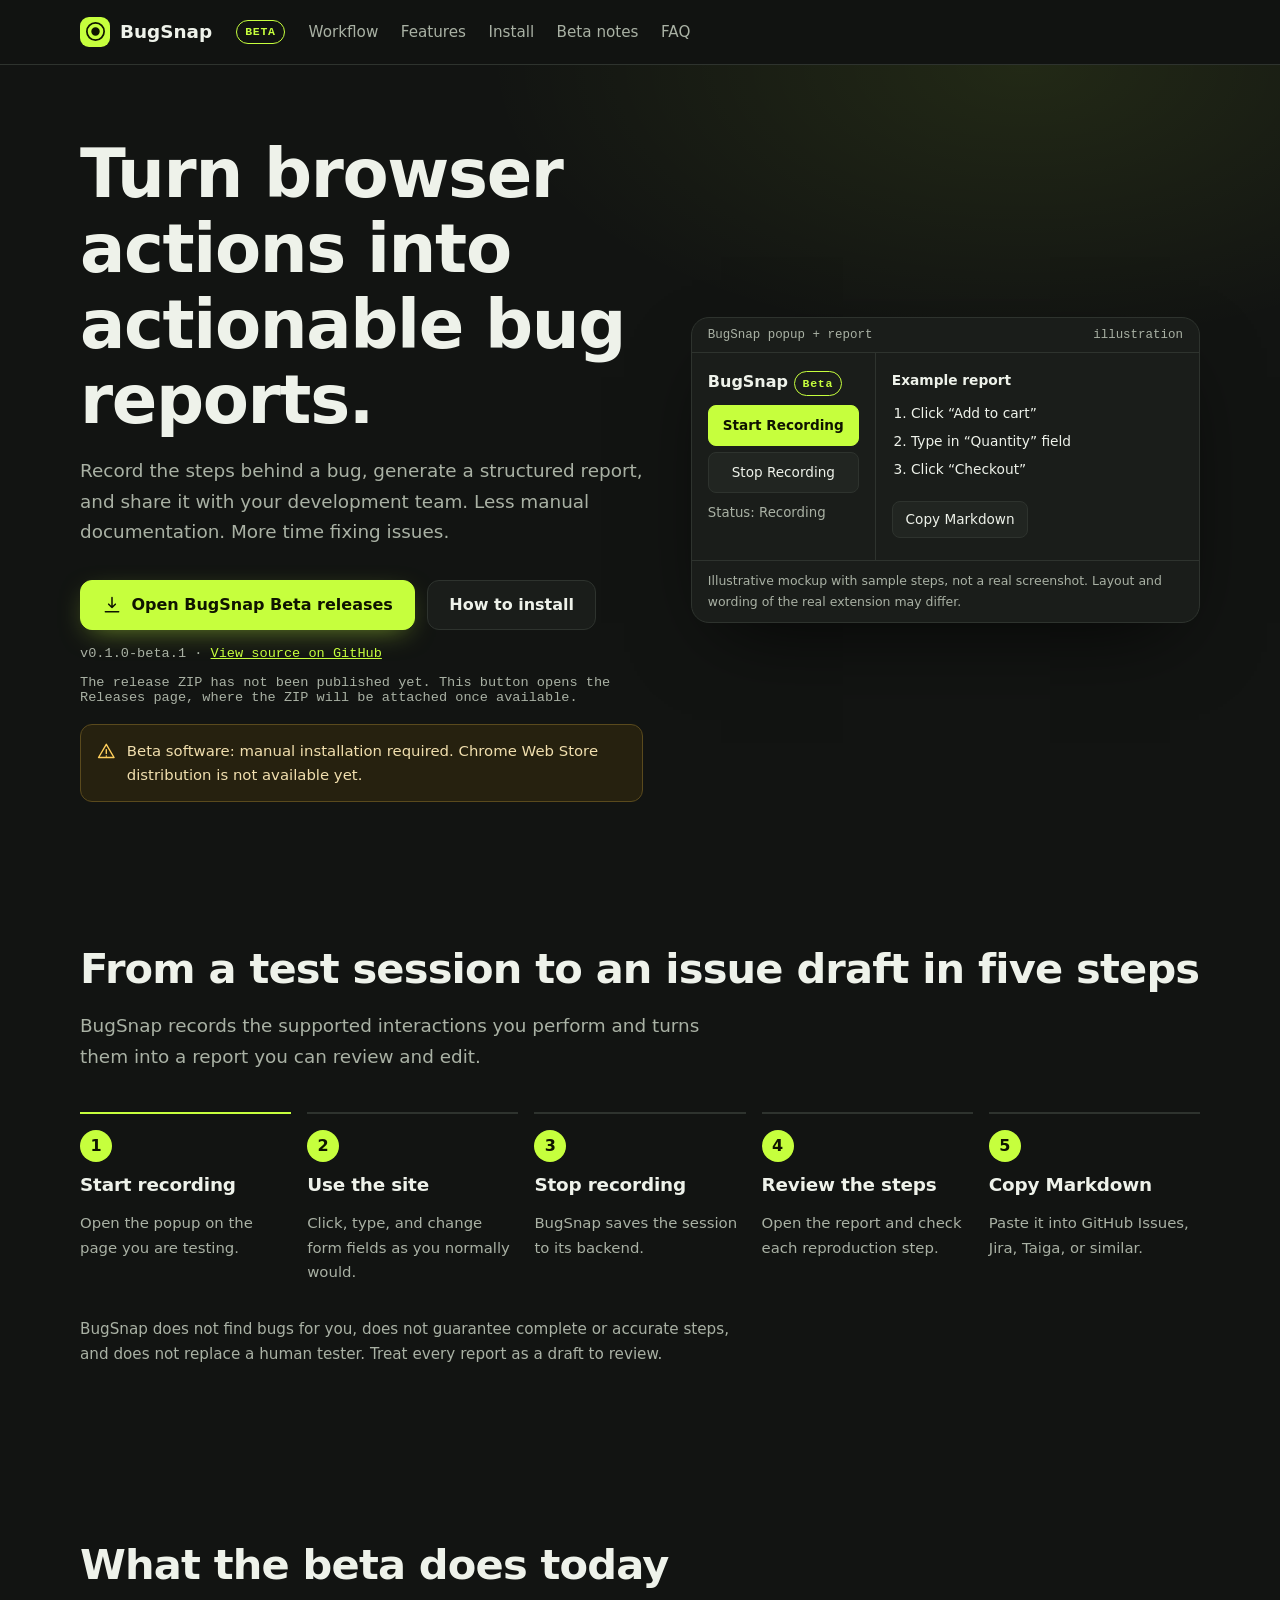
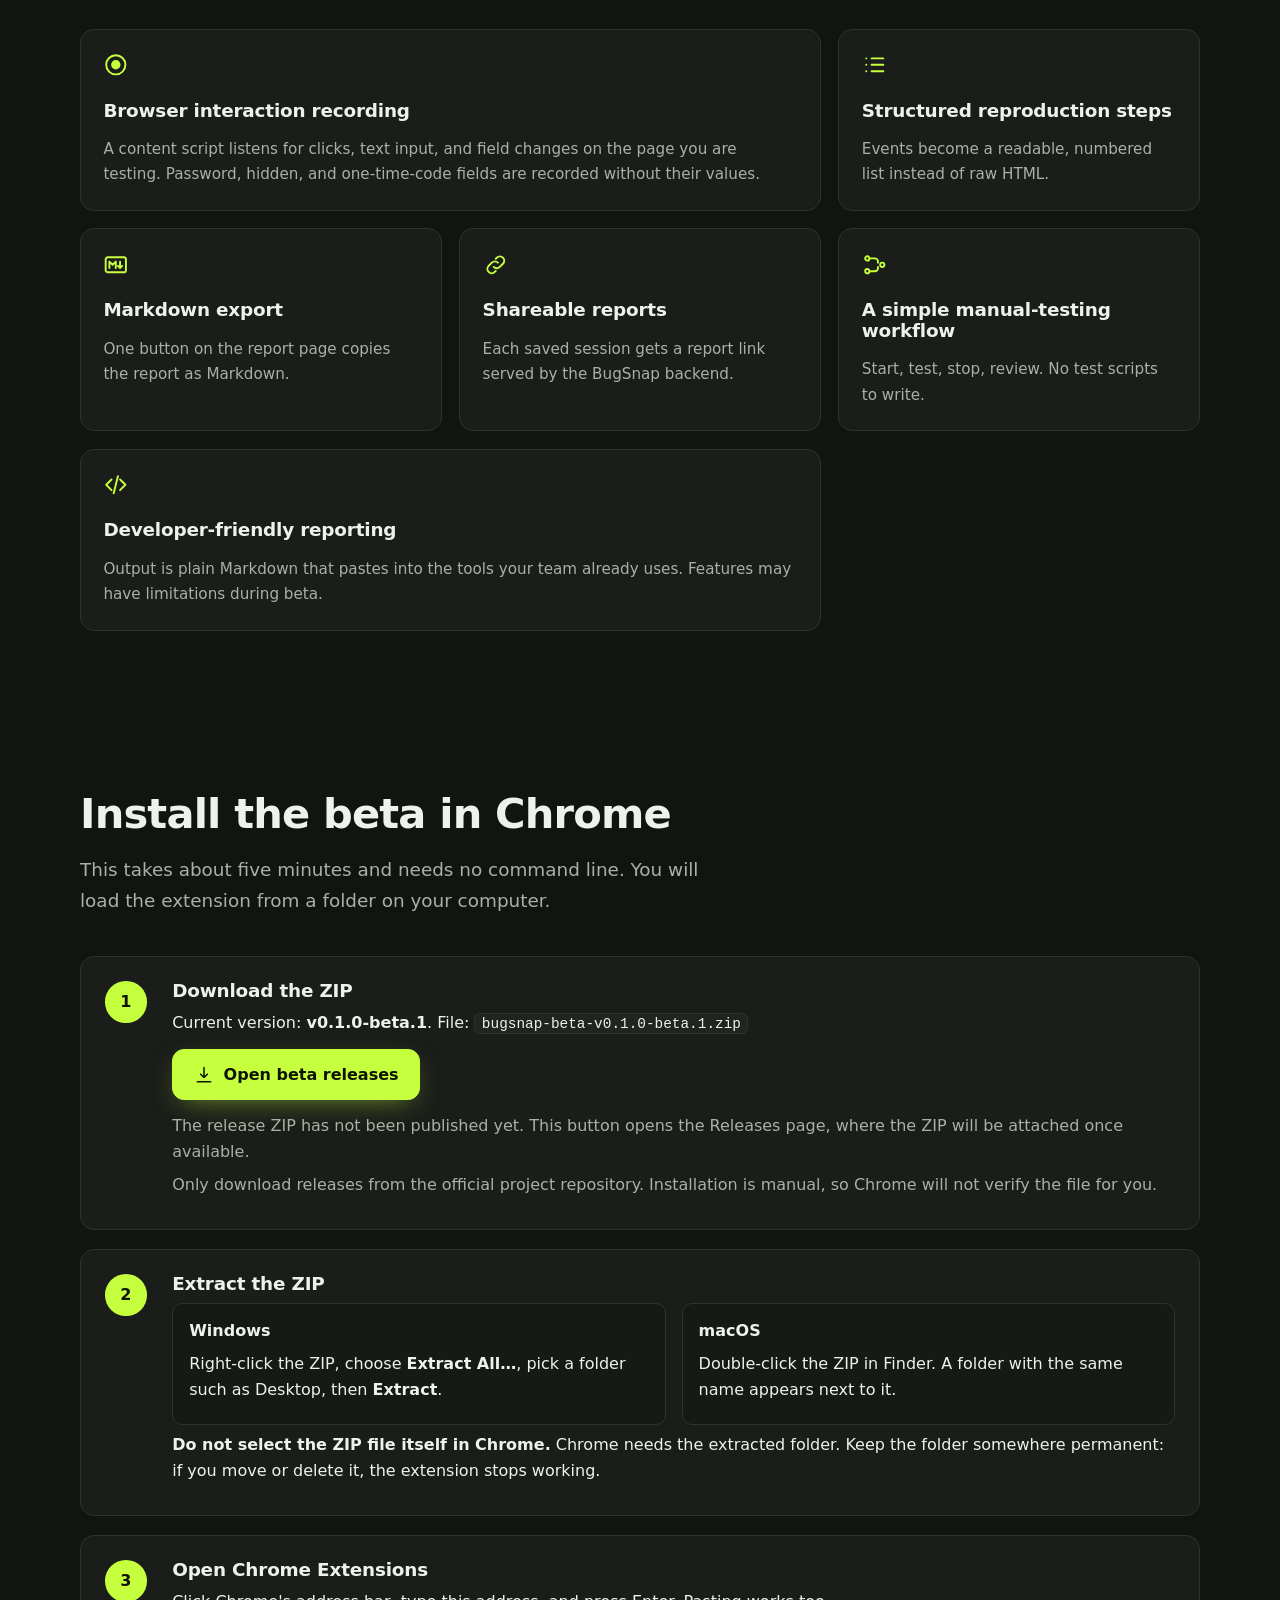
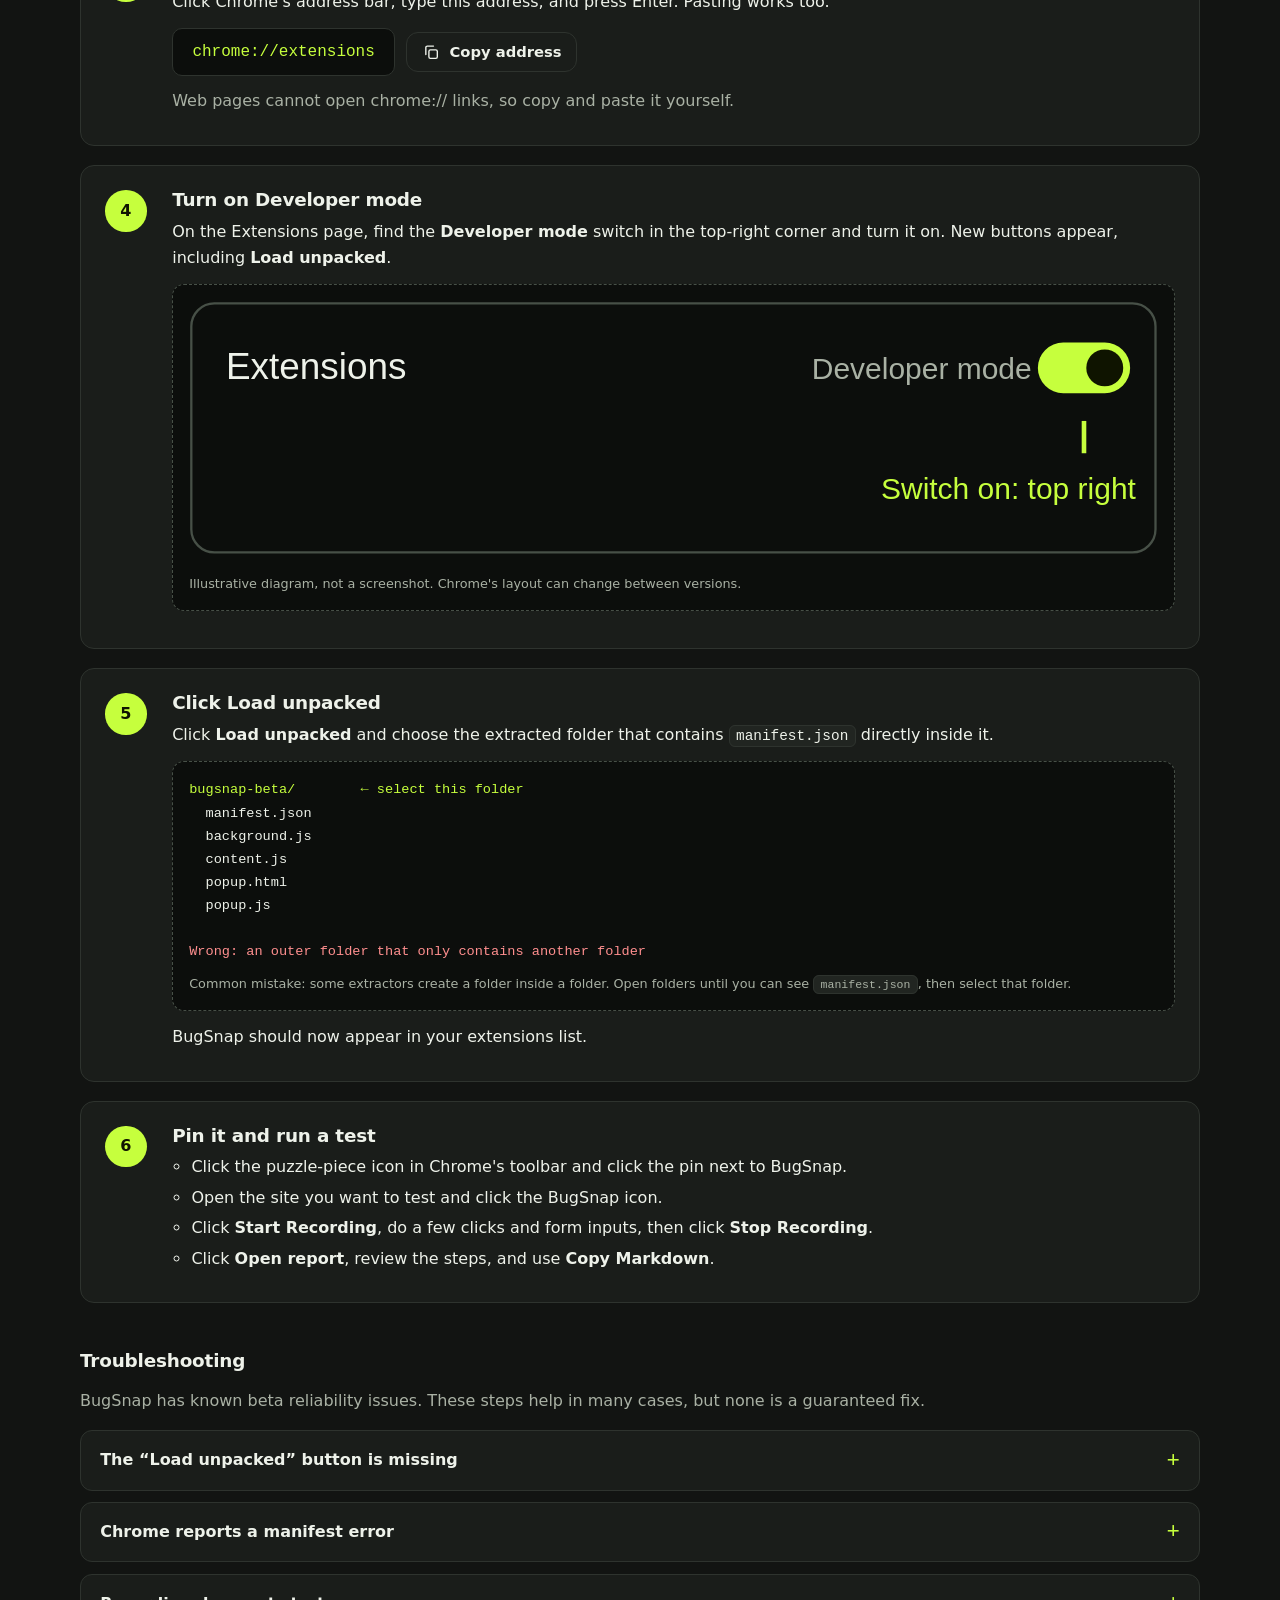
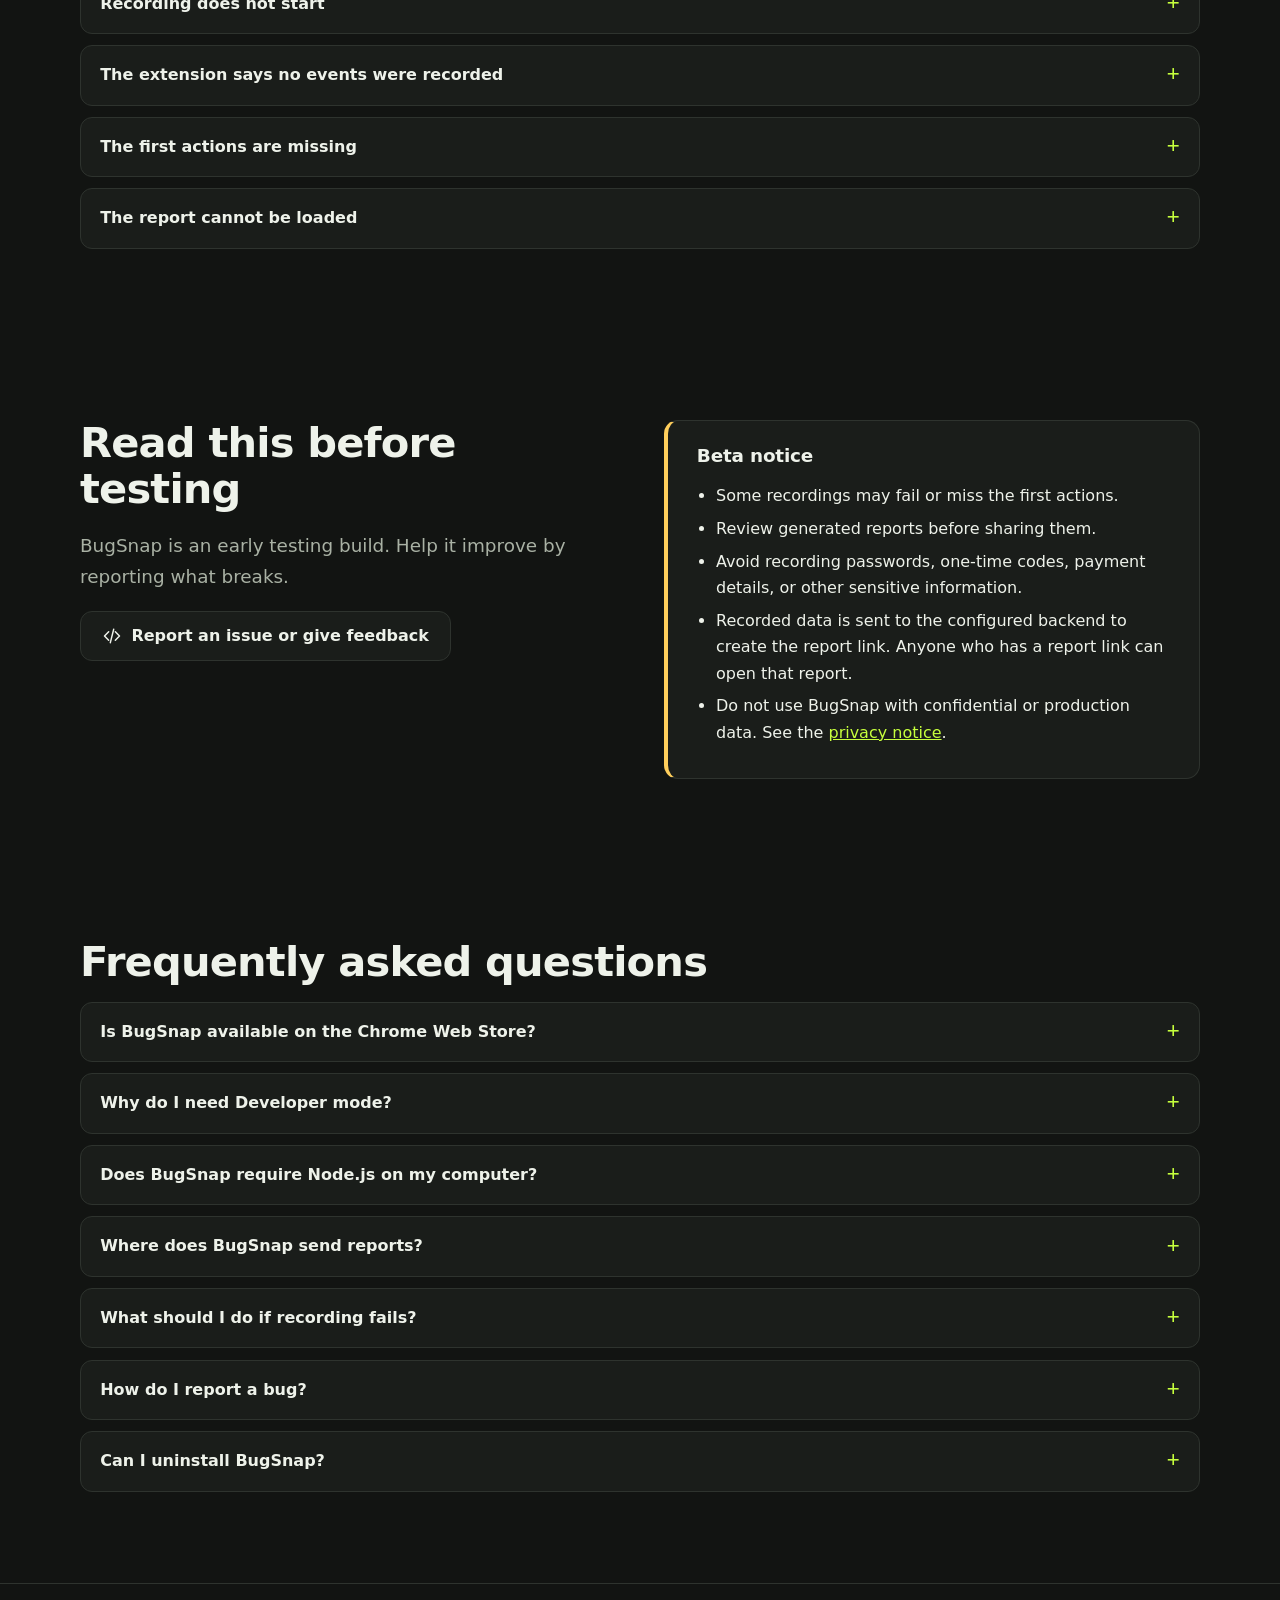
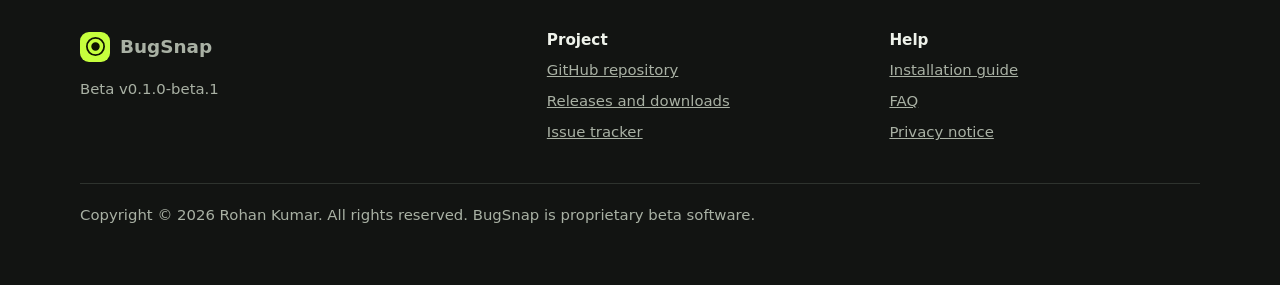
<file: index.html>
<!doctype html>
<html lang="en">
<head>
<meta charset="utf-8">
<meta name="viewport" content="width=device-width, initial-scale=1">
<title>BugSnap Beta: turn browser actions into bug reports</title>
<meta name="description" content="BugSnap is a Chrome extension that records browser interactions and drafts structured, Markdown bug reports. Beta build with a step-by-step manual install guide.">
<meta name="theme-color" content="#121412">
<meta property="og:title" content="BugSnap Beta">
<meta property="og:description" content="Record the steps behind a bug and draft a structured report. Chrome extension, beta.">
<meta property="og:type" content="website">
<link rel="icon" href="data:image/svg+xml,%3Csvg xmlns='http://www.w3.org/2000/svg' viewBox='0 0 32 32'%3E%3Crect width='32' height='32' rx='8' fill='%23c6ff3d'/%3E%3Ccircle cx='16' cy='16' r='6' fill='%230f1400'/%3E%3C/svg%3E">
<link rel="stylesheet" href="styles.css">
<script type="module" src="app.js"></script>
</head>
<body>
<svg width="0" height="0" style="position:absolute" aria-hidden="true"><defs>
<symbol id="i-rec" viewBox="0 0 24 24"><circle cx="12" cy="12" r="9"/><circle cx="12" cy="12" r="3.5" fill="currentColor"/></symbol>
<symbol id="i-list" viewBox="0 0 24 24"><path d="M9 6h11M9 12h11M9 18h11"/><path d="M4 6h.01M4 12h.01M4 18h.01"/></symbol>
<symbol id="i-md" viewBox="0 0 24 24"><rect x="2.5" y="5" width="19" height="14" rx="2"/><path d="M6 15V9l3 3 3-3v6M16 9v6m0 0-2-2m2 2 2-2"/></symbol>
<symbol id="i-link" viewBox="0 0 24 24"><path d="M10 14a4 4 0 0 0 5.7 0l3-3a4 4 0 0 0-5.7-5.7l-1 1"/><path d="M14 10a4 4 0 0 0-5.7 0l-3 3a4 4 0 0 0 5.7 5.7l1-1"/></symbol>
<symbol id="i-flow" viewBox="0 0 24 24"><circle cx="5" cy="6" r="2"/><circle cx="19" cy="12" r="2"/><circle cx="5" cy="18" r="2"/><path d="M7 6h5a3 3 0 0 1 3 3v1M7 18h5a3 3 0 0 0 3-3v-1"/></symbol>
<symbol id="i-code" viewBox="0 0 24 24"><path d="m8 7-5 5 5 5M16 7l5 5-5 5M14 4l-4 16"/></symbol>
<symbol id="i-dl" viewBox="0 0 24 24"><path d="M12 3v12m0 0-4-4m4 4 4-4M4 20h16"/></symbol>
<symbol id="i-copy" viewBox="0 0 24 24"><rect x="9" y="9" width="11" height="11" rx="2"/><path d="M5 15V6a2 2 0 0 1 2-2h8"/></symbol>
<symbol id="i-warn" viewBox="0 0 24 24"><path d="M12 3 2 20h20L12 3zM12 10v5M12 18h.01"/></symbol>
</defs></svg>
<a class="skip" href="#main">Skip to content</a>
<header class="top"><div class="wrap nav">
  <a class="brand" href="#top" aria-label="BugSnap home"><span class="mark" aria-hidden="true"><svg class="ic"><use href="#i-rec"/></svg></span>BugSnap</a>
  <span class="badge">BETA</span>
  <nav aria-label="Primary"><ul>
    <li><a href="#workflow">Workflow</a></li><li><a href="#features">Features</a></li><li><a href="#install">Install</a></li><li><a href="#beta">Beta notes</a></li><li><a href="#faq">FAQ</a></li>
  </ul></nav>
</div></header>

<main id="main">
<section class="hero" id="top"><div class="wrap hero-grid">
  <div>
    <h1>Turn browser actions into actionable bug reports.</h1>
    <p class="lead">Record the steps behind a bug, generate a structured report, and share it with your development team. Less manual documentation. More time fixing issues.</p>
    <div class="cta">
      <a class="btn primary" data-download data-fallback-label="Open BugSnap Beta releases" href="https://github.com/rony-codes/BugSnap/releases"><svg class="ic" aria-hidden="true"><use href="#i-dl"/></svg><span data-label>Download BugSnap Beta</span></a>
      <a class="btn" href="#install">How to install</a>
    </div>
    <p class="meta"><span data-text="version">v0.1.0-beta.1</span> · <a href="https://github.com/rony-codes/BugSnap" data-href="repo">View source on GitHub</a></p>
    <p class="meta" data-download-note role="status"></p>
    <div class="notice"><svg class="ic" aria-hidden="true"><use href="#i-warn"/></svg><p style="margin:0">Beta software: manual installation required. Chrome Web Store distribution is not available yet.</p></div>
  </div>
  <figure class="mock" style="margin:0" aria-labelledby="mock-cap">
    <div class="mock-bar"><span>BugSnap popup + report</span><span>illustration</span></div>
    <div class="mock-body">
      <div class="pop" aria-hidden="true"><b>BugSnap <span class="badge">Beta</span></b><span class="fake-btn rec">Start Recording</span><span class="fake-btn">Stop Recording</span><small class="muted">Status: Recording</small></div>
      <div class="rep"><b>Example report</b><ol>
        <li>Click “Add to cart”</li><li>Type in “Quantity” field</li><li>Click “Checkout”</li></ol>
        <span class="fake-btn" style="margin-top:.9rem;width:auto;display:inline-block;padding:.4rem .8rem" aria-hidden="true">Copy Markdown</span></div>
    </div>
    <figcaption class="mock-cap" id="mock-cap">Illustrative mockup with sample steps, not a real screenshot. Layout and wording of the real extension may differ.</figcaption>
  </figure>
</div></section>

<section id="workflow"><div class="wrap">
  <h2>From a test session to an issue draft in five steps</h2>
  <p class="lead">BugSnap records the supported interactions you perform and turns them into a report you can review and edit.</p>
  <ol class="flow">
    <li><h3>Start recording</h3><p>Open the popup on the page you are testing.</p></li>
    <li><h3>Use the site</h3><p>Click, type, and change form fields as you normally would.</p></li>
    <li><h3>Stop recording</h3><p>BugSnap saves the session to its backend.</p></li>
    <li><h3>Review the steps</h3><p>Open the report and check each reproduction step.</p></li>
    <li><h3>Copy Markdown</h3><p>Paste it into GitHub Issues, Jira, Taiga, or similar.</p></li>
  </ol>
  <p class="disclaim">BugSnap does not find bugs for you, does not guarantee complete or accurate steps, and does not replace a human tester. Treat every report as a draft to review.</p>
</div></section>

<section id="features"><div class="wrap">
  <h2>What the beta does today</h2>
  <div class="cards">
    <article class="card wide"><svg class="ic" aria-hidden="true"><use href="#i-rec"/></svg><h3>Browser interaction recording</h3><p>A content script listens for clicks, text input, and field changes on the page you are testing. Password, hidden, and one-time-code fields are recorded without their values.</p></article>
    <article class="card"><svg class="ic" aria-hidden="true"><use href="#i-list"/></svg><h3>Structured reproduction steps</h3><p>Events become a readable, numbered list instead of raw HTML.</p></article>
    <article class="card"><svg class="ic" aria-hidden="true"><use href="#i-md"/></svg><h3>Markdown export</h3><p>One button on the report page copies the report as Markdown.</p></article>
    <article class="card"><svg class="ic" aria-hidden="true"><use href="#i-link"/></svg><h3>Shareable reports</h3><p>Each saved session gets a report link served by the BugSnap backend.</p></article>
    <article class="card"><svg class="ic" aria-hidden="true"><use href="#i-flow"/></svg><h3>A simple manual-testing workflow</h3><p>Start, test, stop, review. No test scripts to write.</p></article>
    <article class="card wide"><svg class="ic" aria-hidden="true"><use href="#i-code"/></svg><h3>Developer-friendly reporting</h3><p>Output is plain Markdown that pastes into the tools your team already uses. Features may have limitations during beta.</p></article>
  </div>
</div></section>

<section id="install"><div class="wrap">
  <h2>Install the beta in Chrome</h2>
  <p class="lead">This takes about five minutes and needs no command line. You will load the extension from a folder on your computer.</p>
  <ol class="steps">
    <li class="step"><div><h3>Download the ZIP</h3>
      <p>Current version: <strong data-text="version">v0.1.0-beta.1</strong>. File: <code data-text="filename">bugsnap-beta.zip</code></p>
      <div class="row"><a class="btn primary" data-download data-fallback-label="Open beta releases" href="https://github.com/rony-codes/BugSnap/releases"><svg class="ic" aria-hidden="true"><use href="#i-dl"/></svg><span data-label>Download BugSnap Beta</span></a></div>
      <p class="muted" data-download-note></p>
      <p class="muted">Only download releases from the official project repository. Installation is manual, so Chrome will not verify the file for you.</p></div></li>
    <li class="step"><div><h3>Extract the ZIP</h3>
      <div class="os"><div><h4>Windows</h4><p>Right-click the ZIP, choose <strong>Extract All…</strong>, pick a folder such as Desktop, then <strong>Extract</strong>.</p></div>
      <div><h4>macOS</h4><p>Double-click the ZIP in Finder. A folder with the same name appears next to it.</p></div></div>
      <p><strong>Do not select the ZIP file itself in Chrome.</strong> Chrome needs the extracted folder. Keep the folder somewhere permanent: if you move or delete it, the extension stops working.</p></div></li>
    <li class="step"><div><h3>Open Chrome Extensions</h3>
      <p>Click Chrome's address bar, type this address, and press Enter. Pasting works too.</p>
      <div class="row"><span class="addr"><code id="ext-address">chrome://extensions</code></span>
      <button class="btn sm" type="button" id="copy-ext"><svg class="ic" aria-hidden="true"><use href="#i-copy"/></svg>Copy address</button></div>
      <p class="muted" id="copy-status" role="status" aria-live="polite">Web pages cannot open chrome:// links, so copy and paste it yourself.</p></div></li>
    <li class="step"><div><h3>Turn on Developer mode</h3>
      <p>On the Extensions page, find the <strong>Developer mode</strong> switch in the top-right corner and turn it on. New buttons appear, including <strong>Load unpacked</strong>.</p>
      <figure class="diagram" style="margin-inline:0"><svg viewBox="0 0 420 110" role="img" aria-label="Diagram: the Developer mode switch sits at the top right of the Chrome Extensions page"><rect x="1" y="1" width="418" height="108" rx="10" fill="none" stroke="#475047"/><text x="16" y="34" fill="#eef2ea" font-size="16" font-family="sans-serif">Extensions</text><text x="270" y="34" fill="#a9b1a4" font-size="13" font-family="sans-serif">Developer mode</text><rect x="368" y="18" width="40" height="22" rx="11" fill="#c6ff3d"/><circle cx="397" cy="29" r="8" fill="#0f1400"/><path d="M388 52v14" stroke="#c6ff3d" stroke-width="2"/><text x="300" y="86" fill="#c6ff3d" font-size="13" font-family="sans-serif">Switch on: top right</text></svg>
      <figcaption>Illustrative diagram, not a screenshot. Chrome's layout can change between versions.</figcaption></figure></div></li>
    <li class="step"><div><h3>Click Load unpacked</h3>
      <p>Click <strong>Load unpacked</strong> and choose the extracted folder that contains <code>manifest.json</code> directly inside it.</p>
      <figure class="diagram" style="margin-inline:0"><pre class="tree" tabindex="0" aria-label="Folder layout: select the folder that directly contains manifest.json"><span class="ok">bugsnap-beta/        ← select this folder</span>
  manifest.json
  background.js
  content.js
  popup.html
  popup.js

<span class="bad">Wrong: an outer folder that only contains another folder</span></pre><figcaption>Common mistake: some extractors create a folder inside a folder. Open folders until you can see <code>manifest.json</code>, then select that folder.</figcaption></figure>
      <p>BugSnap should now appear in your extensions list.</p></div></li>
    <li class="step"><div><h3>Pin it and run a test</h3>
      <ul><li>Click the puzzle-piece icon in Chrome's toolbar and click the pin next to BugSnap.</li>
      <li>Open the site you want to test and click the BugSnap icon.</li>
      <li>Click <strong>Start Recording</strong>, do a few clicks and form inputs, then click <strong>Stop Recording</strong>.</li>
      <li>Click <strong>Open report</strong>, review the steps, and use <strong>Copy Markdown</strong>.</li></ul></div></li>
  </ol>

  <h3 style="margin-top:3rem">Troubleshooting</h3>
  <p class="muted">BugSnap has known beta reliability issues. These steps help in many cases, but none is a guaranteed fix.</p>
  <details><summary>The “Load unpacked” button is missing</summary><div><p>Turn on <strong>Developer mode</strong> at the top right of <code>chrome://extensions</code>. If the switch is locked or missing, your browser may be managed by a school or employer, and you will need to ask your administrator.</p></div></details>
  <details><summary>Chrome reports a manifest error</summary><div><p>You most likely selected the wrong folder or the ZIP itself. Select the extracted folder that directly contains <code>manifest.json</code>. If the file is missing, download the ZIP again from the official release.</p></div></details>
  <details><summary>Recording does not start</summary><div><p>Chrome blocks extensions on pages such as <code>chrome://</code> and the Chrome Web Store, so test on a normal website. If the popup says it cannot access the page, reload the tab and try again. This can be a known beta issue, and a reload is a workaround rather than a fix.</p></div></details>
  <details><summary>The extension says no events were recorded</summary><div><p>Nothing supported was captured. Make sure recording was started on the tab you are using, perform at least one click or text entry, then stop. If it keeps happening, please report it with your browser version and the site you tested.</p></div></details>
  <details><summary>The first actions are missing</summary><div><p>This is a known beta issue: early actions can be lost, especially on the first load of a page. Wait a moment after starting before you act, and check the report to add anything that is missing.</p></div></details>
  <details><summary>The report cannot be loaded</summary><div><p>Check your internet connection and wait a little before retrying, since the backend may respond slowly. Make sure you opened the full link from the popup. If it still fails, open an issue with the time of the attempt. Do not post the session ID publicly unless you are comfortable with others viewing that report.</p></div></details>
</div></section>

<section id="beta"><div class="wrap two">
  <div><h2>Read this before testing</h2><p class="lead">BugSnap is an early testing build. Help it improve by reporting what breaks.</p>
    <p><a class="btn" data-href="issues" href="https://github.com/rony-codes/BugSnap/issues"><svg class="ic" aria-hidden="true"><use href="#i-code"/></svg>Report an issue or give feedback</a></p></div>
  <div class="beta"><h3>Beta notice</h3><ul>
    <li>Some recordings may fail or miss the first actions.</li>
    <li>Review generated reports before sharing them.</li>
    <li>Avoid recording passwords, one-time codes, payment details, or other sensitive information.</li>
    <li>Recorded data is sent to the configured backend to create the report link. Anyone who has a report link can open that report.</li>
    <li>Do not use BugSnap with confidential or production data. See the <a href="privacy.html">privacy notice</a>.</li></ul></div>
</div></section>

<section id="faq"><div class="wrap">
  <h2>Frequently asked questions</h2>
  <details><summary>Is BugSnap available on the Chrome Web Store?</summary><div><p>No. It is a beta build distributed as a ZIP and installed manually.</p></div></details>
  <details><summary>Why do I need Developer mode?</summary><div><p>Chrome only lets you load extensions from a local folder when Developer mode is on. The Chrome Web Store is the other route, and BugSnap is not published there yet.</p></div></details>
  <details><summary>Does BugSnap require Node.js on my computer?</summary><div><p>No. Node.js is only used to run the backend server, which is already deployed. You just need Chrome and the extension folder.</p></div></details>
  <details><summary>Where does BugSnap send reports?</summary><div><p>When you stop recording, the extension sends the recorded events to the BugSnap backend at <code data-text="backend">https://bugsnap-9nc9.onrender.com</code>, which stores the session and serves the report page. The backend code has no login or access control, so anyone with a report link can view it. Treat links as shareable.</p></div></details>
  <details><summary>What should I do if recording fails?</summary><div><p>Work through the <a href="#install">troubleshooting panels</a>, then open an issue with the steps you followed, your browser, and any console errors.</p></div></details>
  <details><summary>How do I report a bug?</summary><div><p>Open an issue on the <a data-href="issues" href="https://github.com/rony-codes/BugSnap/issues">GitHub issue tracker</a>. Remove passwords, tokens, and personal data first.</p></div></details>
  <details><summary>Can I uninstall BugSnap?</summary><div><p>Yes. Go to <code>chrome://extensions</code>, find BugSnap, and click <strong>Remove</strong>. Reports already saved on the backend are not deleted by removing the extension.</p></div></details>
</div></section>
</main>

<footer><div class="wrap">
  <div class="foot">
    <div><a class="brand" href="#top"><span class="mark" aria-hidden="true"><svg class="ic"><use href="#i-rec"/></svg></span>BugSnap</a><p>Beta <span data-text="version">v0.1.0-beta.1</span></p></div>
    <nav aria-label="Project"><h2>Project</h2><ul><li><a data-href="repo" href="https://github.com/rony-codes/BugSnap">GitHub repository</a></li><li><a data-href="releases" href="https://github.com/rony-codes/BugSnap/releases">Releases and downloads</a></li><li><a data-href="issues" href="https://github.com/rony-codes/BugSnap/issues">Issue tracker</a></li></ul></nav>
    <nav aria-label="Help"><h2>Help</h2><ul><li><a href="#install">Installation guide</a></li><li><a href="#faq">FAQ</a></li><li><a href="privacy.html">Privacy notice</a></li></ul></nav>
  </div>
  <p class="copy">Copyright © <span data-text="year">2026</span> <span data-text="holder">Rohan Kumar</span>. All rights reserved. BugSnap is proprietary beta software.</p>
</div></footer>
</body>
</html>
</file>
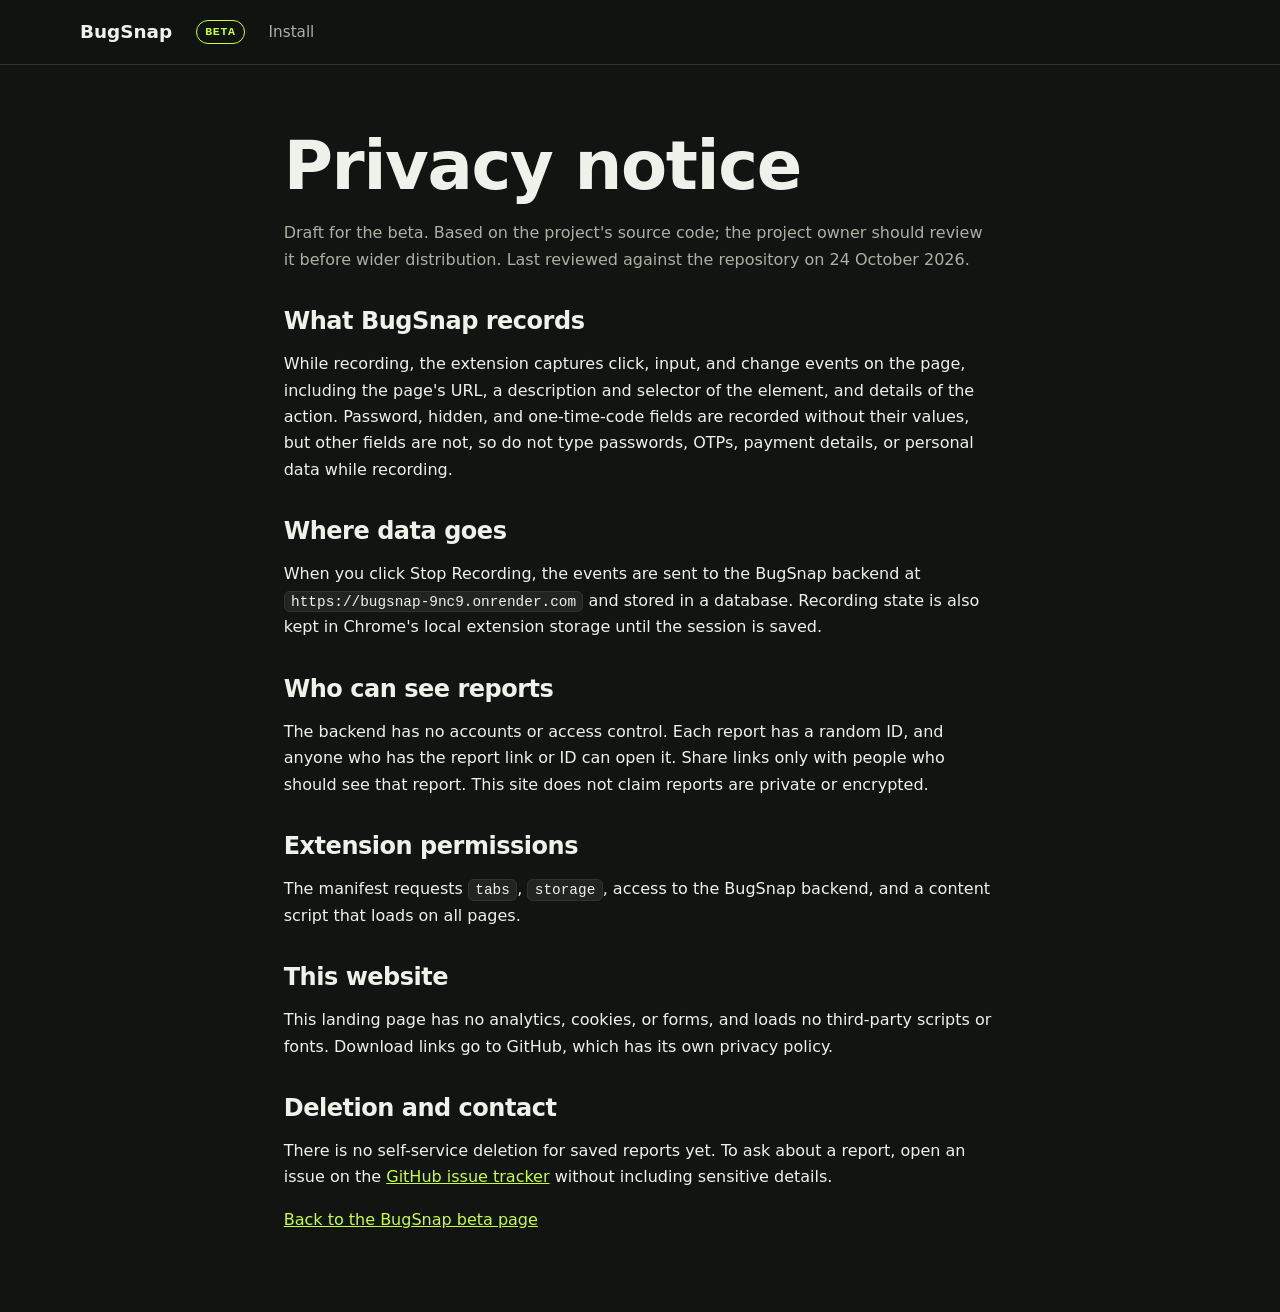
<file: privacy.html>
<!doctype html>
<html lang="en"><head><meta charset="utf-8"><meta name="viewport" content="width=device-width, initial-scale=1">
<title>BugSnap Beta privacy notice</title>
<meta name="description" content="What the BugSnap beta extension records, where it sends data, and what to avoid.">
<link rel="stylesheet" href="styles.css"><script type="module" src="app.js"></script></head>
<body><a class="skip" href="#main">Skip to content</a>
<header class="top"><div class="wrap nav"><a class="brand" href="index.html">BugSnap</a><span class="badge">BETA</span><nav aria-label="Primary"><ul><li><a href="index.html#install">Install</a></li></ul></nav></div></header>
<main id="main" class="wrap prose">
<h1>Privacy notice</h1>
<p class="muted">Draft for the beta. Based on the project's source code; the project owner should review it before wider distribution. Last reviewed against the repository on 24 October 2026.</p>
<h2>What BugSnap records</h2>
<p>While recording, the extension captures click, input, and change events on the page, including the page's URL, a description and selector of the element, and details of the action. Password, hidden, and one-time-code fields are recorded without their values, but other fields are not, so do not type passwords, OTPs, payment details, or personal data while recording.</p>
<h2>Where data goes</h2>
<p>When you click Stop Recording, the events are sent to the BugSnap backend at <code data-text="backend">https://bugsnap-9nc9.onrender.com</code> and stored in a database. Recording state is also kept in Chrome's local extension storage until the session is saved.</p>
<h2>Who can see reports</h2>
<p>The backend has no accounts or access control. Each report has a random ID, and anyone who has the report link or ID can open it. Share links only with people who should see that report. This site does not claim reports are private or encrypted.</p>
<h2>Extension permissions</h2>
<p>The manifest requests <code>tabs</code>, <code>storage</code>, access to the BugSnap backend, and a content script that loads on all pages.</p>
<h2>This website</h2>
<p>This landing page has no analytics, cookies, or forms, and loads no third-party scripts or fonts. Download links go to GitHub, which has its own privacy policy.</p>
<h2>Deletion and contact</h2>
<p>There is no self-service deletion for saved reports yet. To ask about a report, open an issue on the <a data-href="issues" href="https://github.com/rony-codes/BugSnap/issues">GitHub issue tracker</a> without including sensitive details.</p>
<p><a href="index.html">Back to the BugSnap beta page</a></p>
</main></body></html>
</file>
<file: styles.css>
:root{--bg:#121412;--panel:#1a1d1a;--panel2:#212521;--line:#2e332e;--text:#eef2ea;--muted:#a9b1a4;--lime:#c6ff3d;--on-lime:#0f1400;--warn:#ffcf5c;--r:14px;
--sans:ui-sans-serif,system-ui,-apple-system,"Segoe UI",Roboto,"Helvetica Neue",Arial,sans-serif;--mono:ui-monospace,SFMono-Regular,Menlo,Consolas,monospace}
*{box-sizing:border-box}html{scroll-behavior:smooth;scroll-padding-top:5rem}
body{margin:0;background:var(--bg);color:var(--text);font:1rem/1.65 var(--sans);-webkit-font-smoothing:antialiased}
img,svg{max-width:100%}a{color:var(--lime)}a:hover{text-decoration-thickness:2px}
:focus-visible{outline:3px solid var(--lime);outline-offset:3px;border-radius:6px}
.skip{position:absolute;left:-999px;top:.5rem;background:var(--lime);color:var(--on-lime);padding:.5rem 1rem;border-radius:8px;z-index:20}.skip:focus{left:.5rem}
.wrap{width:min(1120px,100% - 2.5rem);margin-inline:auto}
.ic{width:1.25em;height:1.25em;fill:none;stroke:currentColor;stroke-width:1.8;stroke-linecap:round;stroke-linejoin:round;flex:none}
header.top{position:sticky;top:0;z-index:10;background:rgba(18,20,18,.92);border-bottom:1px solid var(--line);backdrop-filter:blur(8px)}
.nav{display:flex;align-items:center;gap:1.5rem;min-height:4rem}
.brand{display:flex;align-items:center;gap:.6rem;font-weight:700;font-size:1.15rem;color:var(--text);text-decoration:none}
.brand .mark{width:1.9rem;height:1.9rem;border-radius:9px;background:var(--lime);color:var(--on-lime);display:grid;place-items:center}
.badge{font:700 .72rem/1 var(--mono);letter-spacing:.06em;padding:.3rem .5rem;border:1px solid var(--lime);color:var(--lime);border-radius:999px}
.nav ul{display:flex;gap:1.4rem;list-style:none;margin:0 0 0 auto;padding:0}.nav ul a{color:var(--muted);text-decoration:none;font-size:.95rem}.nav ul a:hover{color:var(--text)}
.btn{display:inline-flex;align-items:center;justify-content:center;gap:.6rem;min-height:3rem;padding:.7rem 1.3rem;border-radius:12px;font-weight:650;text-decoration:none;border:1px solid var(--line);color:var(--text);background:var(--panel);font-family:inherit;font-size:1rem;cursor:pointer;transition:transform .15s,border-color .15s,background .15s}
.btn:hover{border-color:#4a524a;background:var(--panel2)}.btn:active{transform:translateY(1px)}
.btn.primary{background:var(--lime);color:var(--on-lime);border-color:var(--lime);box-shadow:0 8px 28px -10px rgba(198,255,61,.55)}.btn.primary:hover{background:#d6ff6b}
.btn.sm{min-height:2.5rem;padding:.4rem .9rem;font-size:.92rem}
.btn[data-state=done]{border-color:var(--lime);color:var(--lime)}.btn[data-state=error]{border-color:var(--warn);color:var(--warn)}
section{padding:5rem 0}h1,h2,h3{line-height:1.12;margin:0 0 1rem;letter-spacing:-.02em}
h1{font-size:clamp(2.4rem,5.6vw,4.2rem)}h2{font-size:clamp(1.8rem,3.4vw,2.6rem)}h3{font-size:1.15rem;letter-spacing:-.01em}
.lead{font-size:1.15rem;color:var(--muted);max-width:56ch}.muted{color:var(--muted)}
code,kbd,.mono{font-family:var(--mono);font-size:.9em}code{background:var(--panel2);border:1px solid var(--line);padding:.1rem .4rem;border-radius:6px}
.hero{padding:4.5rem 0 4rem;background:radial-gradient(60% 50% at 80% 0,rgba(198,255,61,.09),transparent 70%)}
.hero-grid{display:grid;grid-template-columns:1.05fr .95fr;gap:3rem;align-items:center}
.cta{display:flex;flex-wrap:wrap;gap:.8rem;margin:2rem 0 1rem}
.meta{font:.85rem var(--mono);color:var(--muted)}
.notice{display:flex;gap:.7rem;align-items:flex-start;border:1px solid #5a4a1d;background:#26210f;color:#f1dfae;padding:.85rem 1rem;border-radius:12px;font-size:.93rem;margin-top:1.2rem}.notice .ic{color:var(--warn);margin-top:.2rem}
.mock{background:var(--panel);border:1px solid var(--line);border-radius:18px;box-shadow:0 30px 80px -30px rgba(0,0,0,.8);overflow:hidden}
.mock-bar{display:flex;justify-content:space-between;align-items:center;padding:.65rem 1rem;border-bottom:1px solid var(--line);font:.78rem var(--mono);color:var(--muted)}
.mock-body{display:grid;grid-template-columns:11.5rem 1fr}
.mock .pop{padding:1rem;border-right:1px solid var(--line)}.mock .pop b{display:block;margin-bottom:.6rem}
.fake-btn{display:block;width:100%;padding:.5rem;border-radius:8px;text-align:center;font-size:.85rem;margin:.4rem 0;background:var(--panel2);border:1px solid var(--line)}
.fake-btn.rec{background:var(--lime);color:var(--on-lime);border-color:var(--lime);font-weight:700}
.mock .rep{padding:1rem;font-size:.86rem}.rep ol{margin:.6rem 0 0;padding-left:1.2rem}.rep li{margin:.35rem 0}
.mock-cap{padding:.6rem 1rem;border-top:1px solid var(--line);font-size:.78rem;color:var(--muted)}
.flow{display:grid;grid-template-columns:repeat(5,1fr);gap:1rem;counter-reset:s;list-style:none;padding:0;margin:2.5rem 0 0}
.flow li{counter-increment:s;border-top:2px solid var(--line);padding-top:1rem}.flow li::before{content:counter(s);display:grid;place-items:center;width:2rem;height:2rem;border-radius:50%;background:var(--lime);color:var(--on-lime);font-weight:700;margin-bottom:.8rem}
.flow li:first-child{border-color:var(--lime)}.flow p{margin:.3rem 0 0;color:var(--muted);font-size:.93rem}
.disclaim{margin-top:2rem;color:var(--muted);font-size:.95rem;max-width:70ch}
.cards{display:grid;grid-template-columns:repeat(3,1fr);gap:1.1rem;margin-top:2.5rem}
.card{background:var(--panel);border:1px solid var(--line);border-radius:var(--r);padding:1.4rem}.card .ic{color:var(--lime);width:1.6rem;height:1.6rem;margin-bottom:.9rem}.card p{margin:0;color:var(--muted);font-size:.95rem}
.card.wide{grid-column:span 2}
.steps{list-style:none;padding:0;margin:2.5rem 0 0;display:grid;gap:1.2rem;counter-reset:i}
.step{counter-increment:i;display:grid;grid-template-columns:3rem 1fr;gap:1.2rem;background:var(--panel);border:1px solid var(--line);border-radius:var(--r);padding:1.5rem}
.step::before{content:counter(i);width:2.6rem;height:2.6rem;border-radius:50%;background:var(--lime);color:var(--on-lime);display:grid;place-items:center;font-weight:800}
.step h3{margin-bottom:.5rem}.step p{margin:.4rem 0}.step ul{margin:.4rem 0;padding-left:1.2rem}.step li{margin:.25rem 0}
.row{display:flex;flex-wrap:wrap;gap:.7rem;align-items:center;margin:.8rem 0}
.addr{display:inline-flex;gap:.6rem;align-items:center;background:#0c0e0c;border:1px solid var(--line);border-radius:10px;padding:.5rem .8rem}.addr code{background:none;border:0;font-size:1rem;color:var(--lime)}
.os{display:grid;grid-template-columns:1fr 1fr;gap:1rem}.os>div{background:#161916;border:1px solid var(--line);border-radius:10px;padding:.9rem 1rem}.os h4{margin:0 0 .3rem}
.diagram{margin:.8rem 0;background:#0c0e0c;border:1px dashed #475047;border-radius:12px;padding:1rem}.diagram figcaption{font-size:.8rem;color:var(--muted);margin-top:.6rem}
.tree{font:.85rem/1.7 var(--mono);margin:0;overflow-x:auto}.ok{color:var(--lime)}.bad{color:#ff8f8f}
details{background:var(--panel);border:1px solid var(--line);border-radius:12px;margin:.7rem 0}
summary{cursor:pointer;padding:1rem 1.2rem;font-weight:600;list-style:none;display:flex;justify-content:space-between;gap:1rem;align-items:center;border-radius:12px}
summary::-webkit-details-marker{display:none}summary::after{content:"+";font:1.4rem var(--mono);color:var(--lime);transition:transform .2s}details[open]>summary::after{transform:rotate(45deg)}
details>div{padding:0 1.2rem 1.1rem;color:var(--muted)}details>div p{margin:.5rem 0}
.beta{background:var(--panel);border:1px solid var(--line);border-left:4px solid var(--warn);border-radius:var(--r);padding:1.6rem 1.8rem}.beta ul{padding-left:1.2rem;margin:.8rem 0 0}.beta li{margin:.4rem 0}
.two{display:grid;grid-template-columns:1fr 1fr;gap:3rem}
.dlbox{margin-top:2.5rem;background:var(--panel);border:1px solid var(--line);border-radius:var(--r);padding:1.4rem;display:flex;flex-wrap:wrap;gap:1rem;justify-content:space-between;align-items:center}
footer{border-top:1px solid var(--line);padding:3rem 0 2.5rem;color:var(--muted);font-size:.93rem}
.foot{display:grid;grid-template-columns:1.4fr 1fr 1fr;gap:2rem}.foot ul{list-style:none;padding:0;margin:0}.foot li{margin:.4rem 0}.foot a{color:var(--muted)}.foot a:hover{color:var(--lime)}.foot h2{font-size:.95rem;color:var(--text);letter-spacing:0;margin-bottom:.6rem}
.copy{margin-top:2rem;padding-top:1.2rem;border-top:1px solid var(--line)}
.sr{position:absolute;width:1px;height:1px;overflow:hidden;clip:rect(0 0 0 0);white-space:nowrap}
.prose{max-width:70ch;padding:4rem 0}.prose h2{margin-top:2.2rem;font-size:1.5rem}
@media (max-width:900px){.hero-grid,.two{grid-template-columns:1fr}.flow{grid-template-columns:1fr 1fr}.cards{grid-template-columns:1fr 1fr}.card.wide{grid-column:span 2}.nav ul{display:none}.foot{grid-template-columns:1fr}}
@media (max-width:560px){.flow,.cards,.os{grid-template-columns:1fr}.card.wide{grid-column:auto}.step{grid-template-columns:1fr}.mock-body{grid-template-columns:1fr}.mock .pop{border-right:0;border-bottom:1px solid var(--line)}section{padding:3.5rem 0}.nav{margin-left:auto}}
@media (prefers-reduced-motion:reduce){*{transition:none!important;scroll-behavior:auto!important}}
@media (forced-colors:active){.btn.primary{border:2px solid ButtonText}}

/* Mobile overflow fix: let grid tracks shrink and long inline code wrap */
.steps{grid-template-columns:minmax(0,1fr)}
.step>*{min-width:0}
code{overflow-wrap:anywhere}
.addr{max-width:100%;flex-wrap:wrap}
</file>
